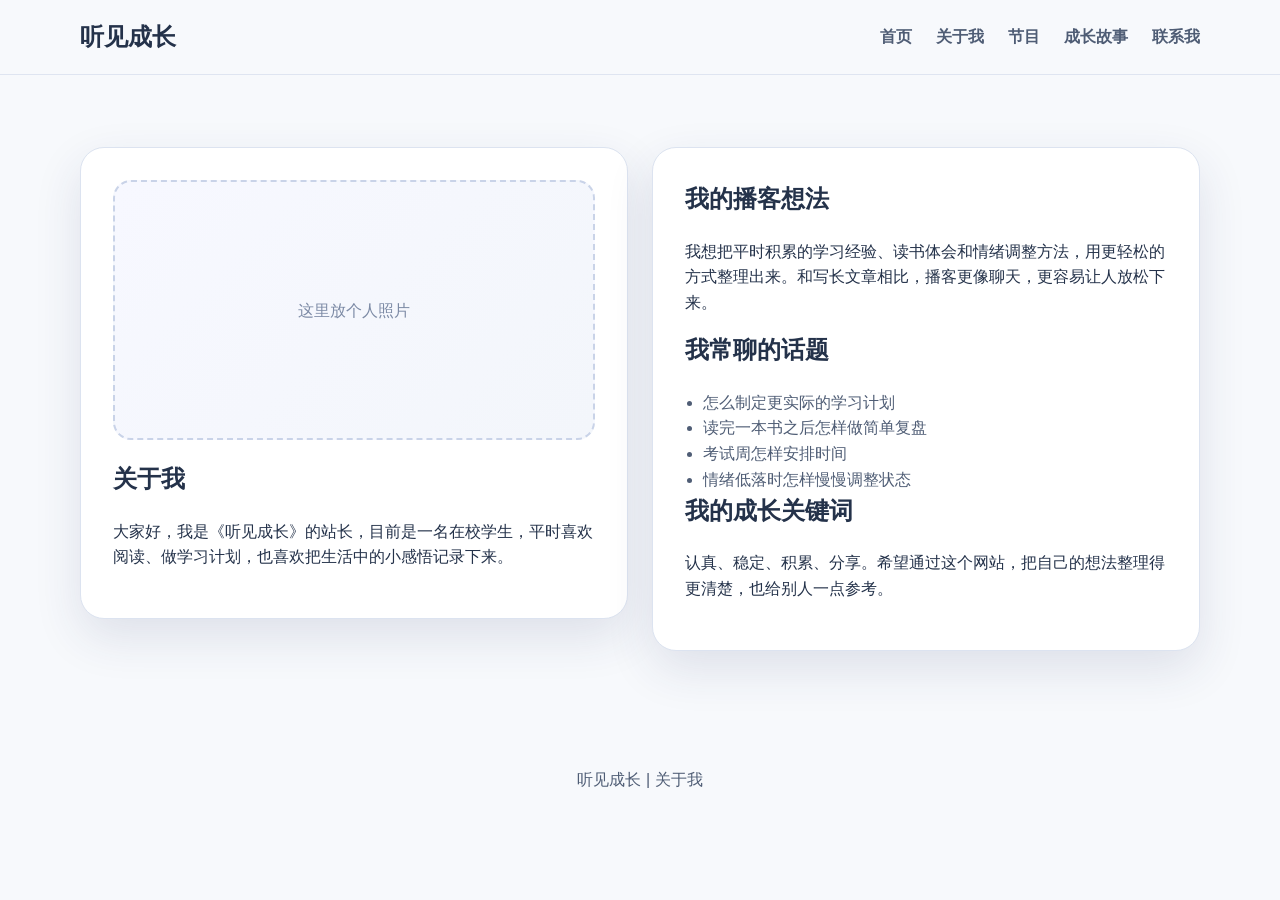
<file: html/about.html>
<!DOCTYPE html>
<html lang="zh-CN">
  <head>
    <meta charset="UTF-8">
    <meta name="viewport" content="width=device-width, initial-scale=1.0">
    <title>听见成长 | 关于我</title>
    <link rel="stylesheet" href="../css/style.css">
    <link rel="stylesheet" href="../css/about.css">
  </head>
  <body>
    <!-- 顶部导航 -->
    <header class="top">
      <div class="w nav">
        <a class="logo" href="./index.html">听见成长</a>
        <nav class="menu">
          <a href="./index.html">首页</a>
          <a href="./about.html">关于我</a>
          <a href="./episodes.html">节目</a>
          <a href="./resources.html">成长故事</a>
          <a href="./contact.html">联系我</a>
        </nav>
      </div>
    </header>

    <main class="section">
      <!-- 这一页主要是做个人介绍，所以内容会偏文字一些 -->
      <div class="w two-col about-main">
        <!-- 左边放头像和简单信息 -->
        <article class="box about-left">
          <div class="photo-box">这里放个人照片</div>
          <h1>关于我</h1>
          <p>大家好，我是《听见成长》的站长，目前是一名在校学生，平时喜欢阅读、做学习计划，也喜欢把生活中的小感悟记录下来。</p>
        </article>
        <!-- 右边把个人介绍写完整一点，这样答辩的时候也有内容可讲 -->
        <article class="box about-right">
          <h2>我的播客想法</h2>
          <p>我想把平时积累的学习经验、读书体会和情绪调整方法，用更轻松的方式整理出来。和写长文章相比，播客更像聊天，更容易让人放松下来。</p>

          <h2>我常聊的话题</h2>
          <ul class="list">
            <li>怎么制定更实际的学习计划</li>
            <li>读完一本书之后怎样做简单复盘</li>
            <li>考试周怎样安排时间</li>
            <li>情绪低落时怎样慢慢调整状态</li>
          </ul>

          <h2>我的成长关键词</h2>
          <p>认真、稳定、积累、分享。希望通过这个网站，把自己的想法整理得更清楚，也给别人一点参考。</p>
        </article>
      </div>
    </main>

    <footer class="foot">
      <div class="w foot-in">
        <p>听见成长 | 关于我</p>
      </div>
    </footer>
  </body>
</html>
</file>
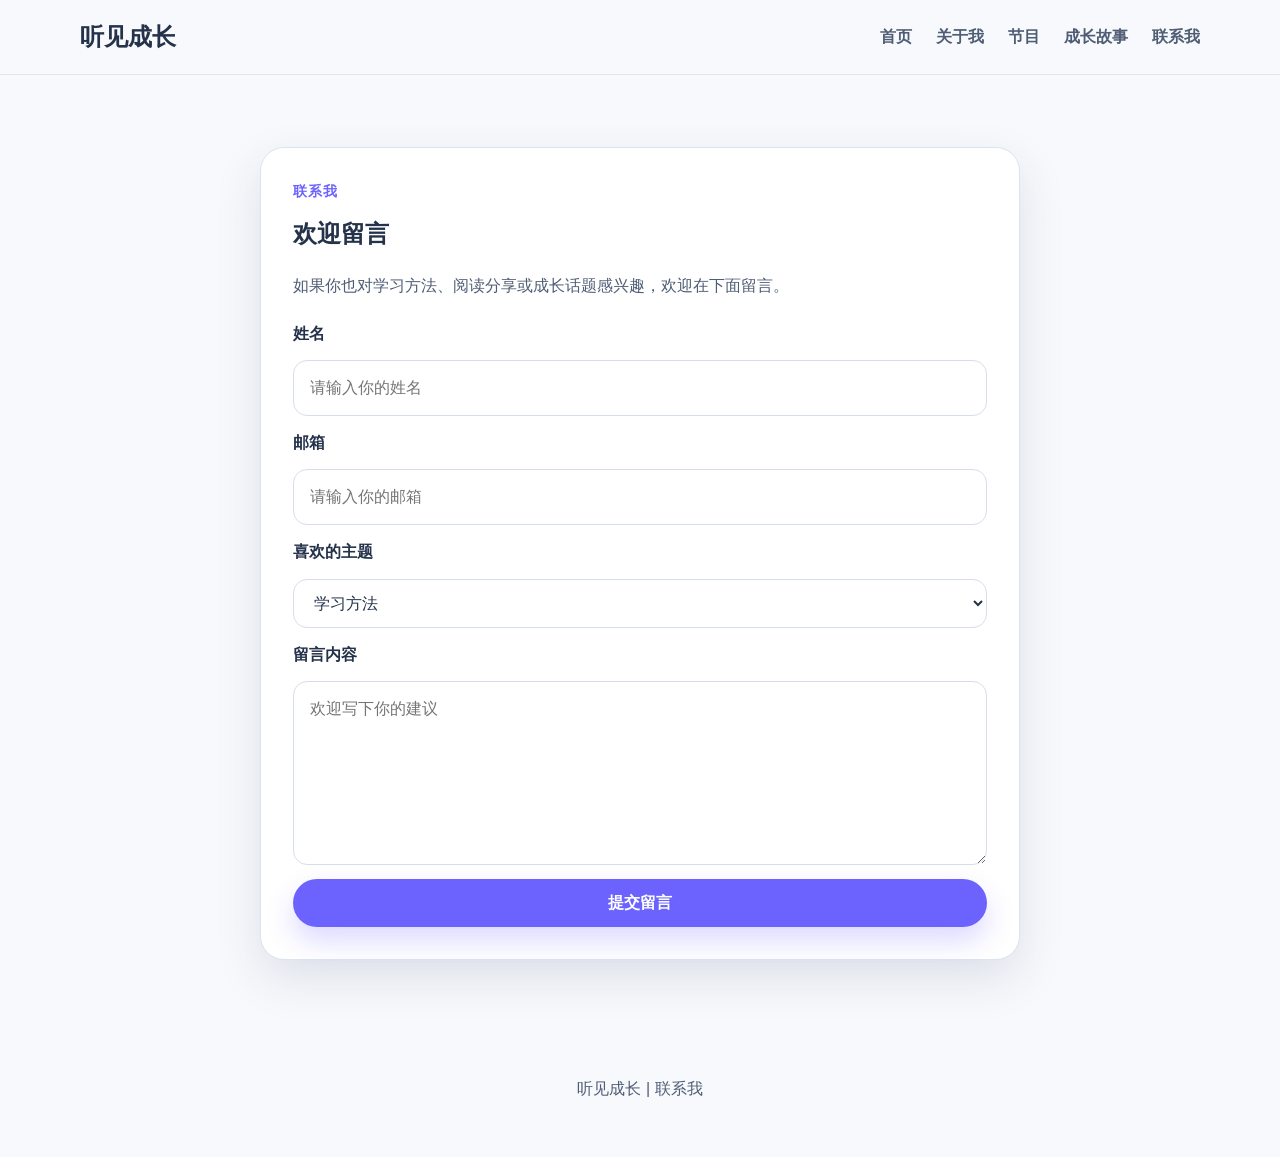
<file: html/contact.html>
<!DOCTYPE html>
<html lang="zh-CN">
  <head>
    <meta charset="UTF-8">
    <meta name="viewport" content="width=device-width, initial-scale=1.0">
    <title>听见成长 | 联系我</title>
    <link rel="stylesheet" href="../css/style.css">
    <link rel="stylesheet" href="../css/contact.css">
  </head>
  <body>
    <!-- 表单页主要是把常见表单元素都放进去 -->
    <header class="top">
      <div class="w nav">
        <a class="logo" href="./index.html">听见成长</a>
        <nav class="menu">
          <a href="./index.html">首页</a>
          <a href="./about.html">关于我</a>
          <a href="./episodes.html">节目</a>
          <a href="./resources.html">成长故事</a>
          <a href="./contact.html">联系我</a>
        </nav>
      </div>
    </header>

    <main class="section">
      <div class="w form-wrap">
        <!-- 这个页面主要是完成表单要求 -->
        <article class="box form-box">
          <p class="small-title">联系我</p>
          <h1>欢迎留言</h1>
          <p class="form-text">如果你也对学习方法、阅读分享或成长话题感兴趣，欢迎在下面留言。</p>
          <!-- 表单内容按从上到下的顺序排，结构会比较清楚 -->
          <form>
            <!-- 姓名输入框 -->
            <label for="name">姓名</label>
            <input id="name" type="text" placeholder="请输入你的姓名">

            <!-- 邮箱输入框 -->
            <label for="email">邮箱</label>
            <input id="email" type="email" placeholder="请输入你的邮箱">

            <!-- 下拉框用来展示表单元素 -->
            <label for="topic">喜欢的主题</label>
            <select id="topic">
              <option>学习方法</option>
              <option>阅读分享</option>
              <option>时间管理</option>
              <option>校园生活</option>
            </select>

            <!-- 文本域用来写留言 -->
            <label for="message">留言内容</label>
            <textarea id="message" rows="6" placeholder="欢迎写下你的建议"></textarea>

            <!-- 按钮沿用全站主按钮样式，这样不用重复写很多代码 -->
            <button class="btn btn-main" type="submit">提交留言</button>
          </form>
        </article>
      </div>
    </main>

    <footer class="foot">
      <div class="w foot-in">
        <p>听见成长 | 联系我</p>
      </div>
    </footer>
  </body>
</html>
</file>
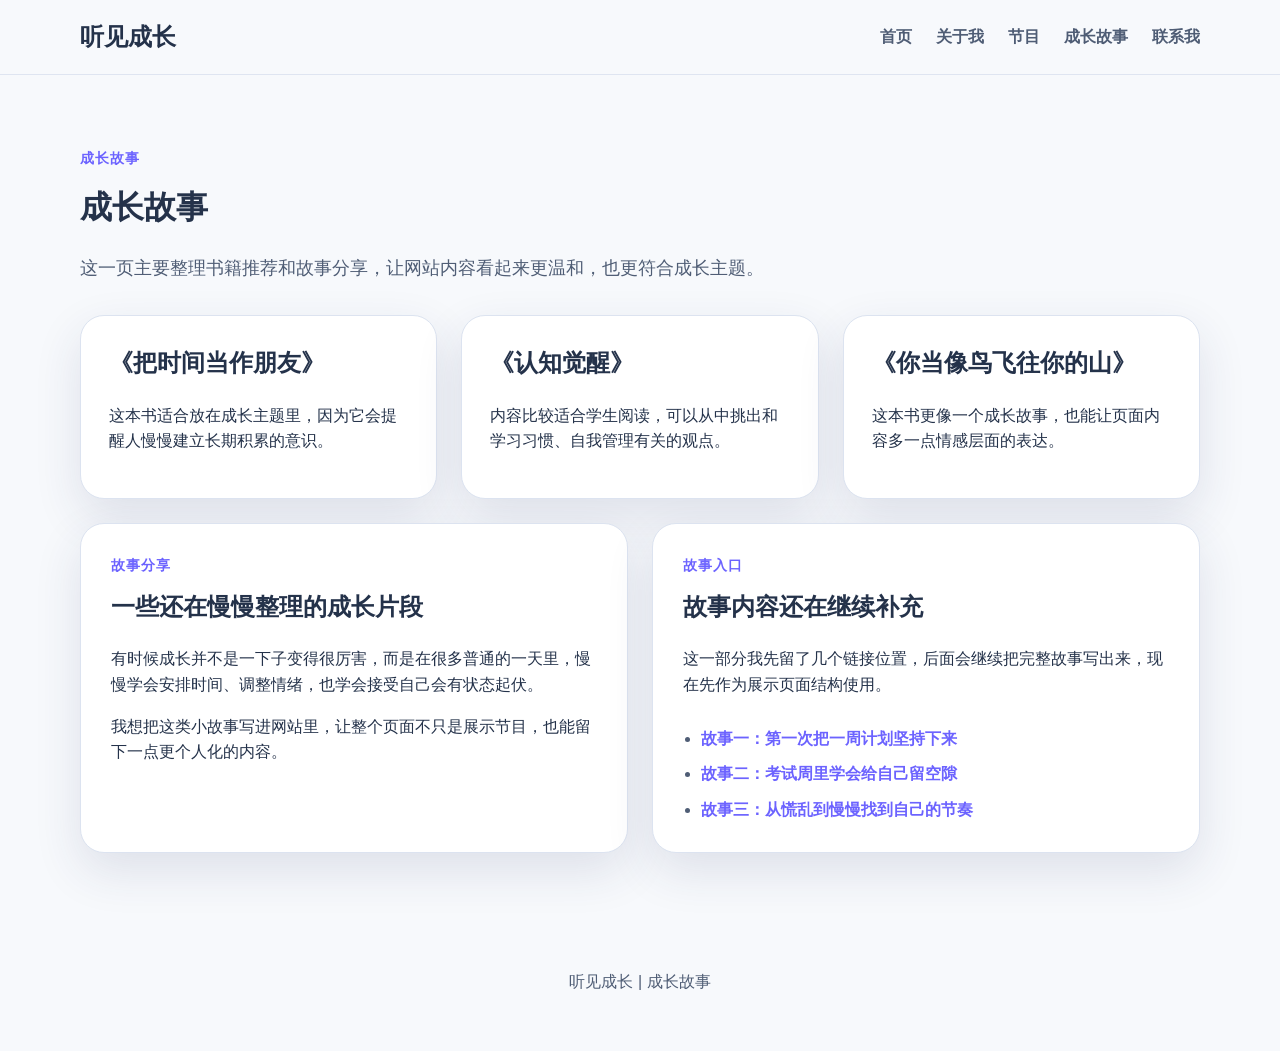
<file: html/resources.html>
<!DOCTYPE html>
<html lang="zh-CN">
  <head>
    <meta charset="UTF-8">
    <meta name="viewport" content="width=device-width, initial-scale=1.0">
    <title>听见成长 | 成长故事</title>
    <link rel="stylesheet" href="../css/style.css">
    <link rel="stylesheet" href="../css/resources.css">
  </head>
  <body>
    <!-- 这一页改成成长故事，内容会更贴合网站主题一点 -->
    <header class="top">
      <div class="w nav">
        <a class="logo" href="./index.html">听见成长</a>
        <nav class="menu">
          <a href="./index.html">首页</a>
          <a href="./about.html">关于我</a>
          <a href="./episodes.html">节目</a>
          <a href="./resources.html">成长故事</a>
          <a href="./contact.html">联系我</a>
        </nav>
      </div>
    </header>

    <main class="section">
      <!-- 页面标题先把这一页是做什么的交代清楚 -->
      <div class="w title-box">
        <p class="small-title">成长故事</p>
        <h1>成长故事</h1>
        <p class="text-big">这一页主要整理书籍推荐和故事分享，让网站内容看起来更温和，也更符合成长主题。</p>
      </div>
      <!-- 上面先放书籍推荐，内容偏稳一点，也比较容易讲 -->
      <div class="w card-list three story-top">
        <article class="box item-box"><h2>《把时间当作朋友》</h2><p>这本书适合放在成长主题里，因为它会提醒人慢慢建立长期积累的意识。</p></article>
        <article class="box item-box"><h2>《认知觉醒》</h2><p>内容比较适合学生阅读，可以从中挑出和学习习惯、自我管理有关的观点。</p></article>
        <article class="box item-box"><h2>《你当像鸟飞往你的山》</h2><p>这本书更像一个成长故事，也能让页面内容多一点情感层面的表达。</p></article>
      </div>

      <!-- 下面这一块放故事分享，先写一点文字，再预留链接位置 -->
      <div class="w two-col story-main">
        <article class="box story-box">
          <p class="small-title">故事分享</p>
          <h2>一些还在慢慢整理的成长片段</h2>
          <p>有时候成长并不是一下子变得很厉害，而是在很多普通的一天里，慢慢学会安排时间、调整情绪，也学会接受自己会有状态起伏。</p>
          <p>我想把这类小故事写进网站里，让整个页面不只是展示节目，也能留下一点更个人化的内容。</p>
        </article>
        <article class="box story-box">
          <p class="small-title">故事入口</p>
          <h2>故事内容还在继续补充</h2>
          <p>这一部分我先留了几个链接位置，后面会继续把完整故事写出来，现在先作为展示页面结构使用。</p>
          <ul class="list story-link-list">
            <li><a class="more-link" href="#">故事一：第一次把一周计划坚持下来</a></li>
            <li><a class="more-link" href="#">故事二：考试周里学会给自己留空隙</a></li>
            <li><a class="more-link" href="#">故事三：从慌乱到慢慢找到自己的节奏</a></li>
          </ul>
        </article>
      </div>
    </main>

    <footer class="foot">
      <div class="w foot-in">
        <p>听见成长 | 成长故事</p>
      </div>
    </footer>
  </body>
</html>
</file>
<file: css/style.css>
/* 基本样式先统一一下，后面每个页面都能直接用 */
:root {
  /* 页面背景色，整个网站的底色都靠它控制 */
  --bg: #f7f9fc;
  /* 卡片底色，白色能让内容看起来干净一些 */
  --surface: #ffffff;
  /* 主标题和重点文字颜色 */
  --text-main: #24324a;
  /* 普通正文颜色，读起来会更柔和一点 */
  --text-body: #4f5d75;
  /* 主色，按钮和小标题会反复用到 */
  --primary: #6c63ff;
  /* 辅助色，后面有需要可以拿来点缀 */
  --accent: #ffb86b;
  /* 边框线颜色，让卡片边缘更清楚 */
  --line: #dce3f0;
  /* 阴影统一放这里，卡片看起来会更有层次 */
  --shadow: 0 18px 48px rgba(41, 52, 98, 0.12);
  /* 大圆角，整个网站都走柔和一点的感觉 */
  --radius-lg: 24px;
}

* {
  /* 让宽高计算更稳定，做页面时比较省心 */
  box-sizing: border-box;
}

body {
  margin: 0;
  /* 常见中文字体，页面会更像平时作业里会用的样子 */
  font-family: "Microsoft YaHei", "PingFang SC", sans-serif;
  color: var(--text-main);
  background: var(--bg);
  line-height: 1.6;
}

a {
  /* 先把默认下划线去掉，后面统一自己控制 */
  color: inherit;
  text-decoration: none;
}

img {
  /* 图片设成块元素，避免底部留白 */
  display: block;
  max-width: 100%;
}

input,
select,
textarea,
button {
  /* 表单元素继承字体，页面看起来会统一很多 */
  font: inherit;
}

.w {
  /* 通栏内容的公共宽度，基本所有主要区域都会套这个类 */
  width: min(1120px, calc(100% - 32px));
  margin: 0 auto;
}

.section {
  /* 每个大区块上下留白，页面呼吸感会更好 */
  padding: 72px 0;
}

.light-part {
  /* 浅色背景区块，用来跟普通白底区域做区分 */
  background: linear-gradient(180deg, rgba(108, 99, 255, 0.06), rgba(108, 99, 255, 0.02));
}

.box {
  /* 通用卡片，很多地方都直接复用这个类 */
  background: var(--surface);
  border: 1px solid var(--line);
  border-radius: var(--radius-lg);
  box-shadow: var(--shadow);
}

.small-title {
  /* 小标题一般放在大标题上面，用来说明板块名字 */
  margin: 0 0 12px;
  color: var(--primary);
  font-size: 14px;
  font-weight: 700;
  letter-spacing: 0.08em;
  text-transform: uppercase;
}

.text-big {
  /* 稍微大一点的说明文字，首页和内页标题区会常用 */
  color: var(--text-body);
  font-size: 18px;
}

/* 头部导航 */
.top {
  position: sticky;
  top: 0;
  z-index: 10;
  background: rgba(247, 249, 252, 0.94);
  border-bottom: 1px solid rgba(220, 227, 240, 0.9);
  backdrop-filter: blur(18px);
}

.nav {
  /* 导航栏里面的内容左右排开 */
  display: flex;
  align-items: center;
  justify-content: space-between;
  gap: 24px;
  padding: 18px 0;
}

.logo {
  /* 网站名字，故意做得更醒目一点 */
  font-size: 24px;
  font-weight: 800;
  color: var(--text-main);
}

.menu {
  /* 导航链接横着排，宽度不够时允许换行 */
  display: flex;
  gap: 24px;
  flex-wrap: wrap;
}

.menu a {
  /* 单个导航链接的基础样式 */
  position: relative;
  color: var(--text-body);
  font-weight: 600;
  transition: color 0.25s ease;
}

.menu a:hover {
  color: var(--primary);
}

.menu a::after {
  /* hover 时出现的小下划线，能让导航更灵一点 */
  content: "";
  position: absolute;
  left: 0;
  bottom: -6px;
  width: 100%;
  height: 2px;
  background: var(--primary);
  transform: scaleX(0);
  transform-origin: left;
  transition: transform 0.25s ease;
}

.menu a:hover::after {
  transform: scaleX(1);
}

.btn-line {
  /* 按钮排成一行，两个按钮挨着放 */
  display: flex;
  gap: 16px;
  flex-wrap: wrap;
  margin-top: 32px;
}

.btn {
  /* 按钮公共样式，主按钮和浅色按钮都从这里继承 */
  display: inline-flex;
  align-items: center;
  justify-content: center;
  min-height: 48px;
  padding: 0 22px;
  border-radius: 999px;
  border: 1px solid transparent;
  font-weight: 700;
  transition: transform 0.25s ease, box-shadow 0.25s ease, background-color 0.25s ease;
}

.btn:hover {
  transform: translateY(-2px);
}

.btn-main {
  /* 主按钮，颜色最明显，用来放重点跳转 */
  background: var(--primary);
  color: #fff;
  box-shadow: 0 14px 28px rgba(108, 99, 255, 0.24);
}

.btn-light {
  /* 次按钮，颜色轻一点，给第二选择用 */
  background: #fff;
  color: var(--text-main);
  border-color: var(--line);
}

.title-box {
  /* 每个大板块标题外层，主要控制和下面内容的距离 */
  margin-bottom: 32px;
}

.title-box h1,
.title-box h2,
h1,
h2,
h3 {
  margin-top: 0;
}

.card-list {
  /* 卡片列表的公共网格容器 */
  display: grid;
  gap: 24px;
}

.three {
  /* 三列排版，节目页和资源页都会用到 */
  grid-template-columns: repeat(3, minmax(0, 1fr));
}

.two-col {
  /* 两列排版，首页试听区和详情页都靠这个做 */
  display: grid;
  grid-template-columns: repeat(2, minmax(0, 1fr));
  gap: 24px;
}

.list {
  /* 通用列表，主要给节目要点和介绍清单用 */
  margin: 0;
  padding-left: 18px;
  color: var(--text-body);
}

.more-link {
  /* 卡片里常见的文字链接，看起来比普通正文更明显 */
  display: inline-block;
  margin-top: 10px;
  color: var(--primary);
  font-weight: 700;
}

.pic {
  /* 图片或封面占位块的统一外边距和圆角 */
  margin-bottom: 18px;
  border-radius: 18px;
}

.demo-pic {
  /* 先用虚线框顶住图片位置，后面换真图最方便 */
  display: grid;
  place-items: center;
  min-height: 180px;
  border: 2px dashed #c9d3e8;
  background: linear-gradient(135deg, #f8f9ff, #eef3ff);
  color: #7c8aa5;
}

/* 页脚写简单一些，后面也方便你自己改 */
.foot {
  /* 页脚整体留白，别让底部太挤 */
  padding: 28px 0 40px;
}

.foot-in {
  /* 页脚里的文字居中显示 */
  text-align: center;
  color: var(--text-body);
}

@media (max-width: 900px) {
  /* 屏幕窄下来以后，多列都改成单列，手机上更好看 */
  .three,
  .two-col {
    grid-template-columns: 1fr;
  }

  .nav {
    /* 手机端导航改成上下排，避免太挤 */
    flex-direction: column;
    align-items: flex-start;
  }
}

@media (max-width: 640px) {
  /* 手机尺寸再小一点时，把留白和字号也顺手收一收 */
  .section {
    padding: 56px 0;
  }

  .menu {
    gap: 14px 18px;
  }

  .text-big {
    font-size: 16px;
  }
}
</file>
<file: css/about.css>
/* 关于我页面 */
.about-main {
  /* 两列内容顶部对齐，避免左右高低不一致太明显 */
  align-items: start;
}

.about-left,
.about-right {
  /* 左右两块内容统一留白 */
  padding: 32px;
}

.photo-box {
  /* 个人照片占位区，先用虚线框表示位置 */
  display: grid;
  place-items: center;
  min-height: 260px;
  margin-bottom: 20px;
  border: 2px dashed #c9d3e8;
  border-radius: 18px;
  color: #7c8aa5;
  background: linear-gradient(135deg, #f7f8ff, #f3f6fb);
}
</file>
<file: css/contact.css>
/* 联系我页面 */
.form-wrap {
  /* 表单区域宽度收窄一点，看起来更集中 */
  width: min(760px, calc(100% - 32px));
}

.form-box {
  /* 表单卡片内边距，留白大一点会更舒服 */
  padding: 32px;
}

.form-text {
  /* 表单上面的说明文字 */
  margin-bottom: 22px;
  color: var(--text-body);
}

form {
  /* 表单里的元素一行一个排下去 */
  display: grid;
  gap: 14px;
}

label {
  /* 每个输入项标题加粗一点，更清楚 */
  font-weight: 700;
}

input,
select,
textarea {
  /* 输入框、下拉框、文本域统一外观 */
  width: 100%;
  padding: 14px 16px;
  border: 1px solid #d7deeb;
  border-radius: 14px;
  background: #fff;
  color: var(--text-main);
}

textarea {
  /* 文本域允许上下拉伸，写长留言会方便一点 */
  resize: vertical;
}
</file>
<file: css/resources.css>
/* 成长故事页面 */
.item-box {
  /* 书籍推荐卡片给一个最小高度，三张站一起会更整齐 */
  min-height: 180px;
  padding: 28px;
}

.story-top {
  /* 上半部分是三张书籍卡片，和首页卡片风格保持一致 */
  margin-bottom: 24px;
}

.story-main {
  /* 下半部分分成两列，一边放文字，一边放故事链接 */
  align-items: stretch;
}

.story-box {
  /* 故事区的卡片内边距稍微大一点，阅读起来更舒服 */
  padding: 30px;
}

.story-link-list {
  /* 故事链接列表和上面文字拉开一点距离 */
  margin-top: 18px;
}
</file>
